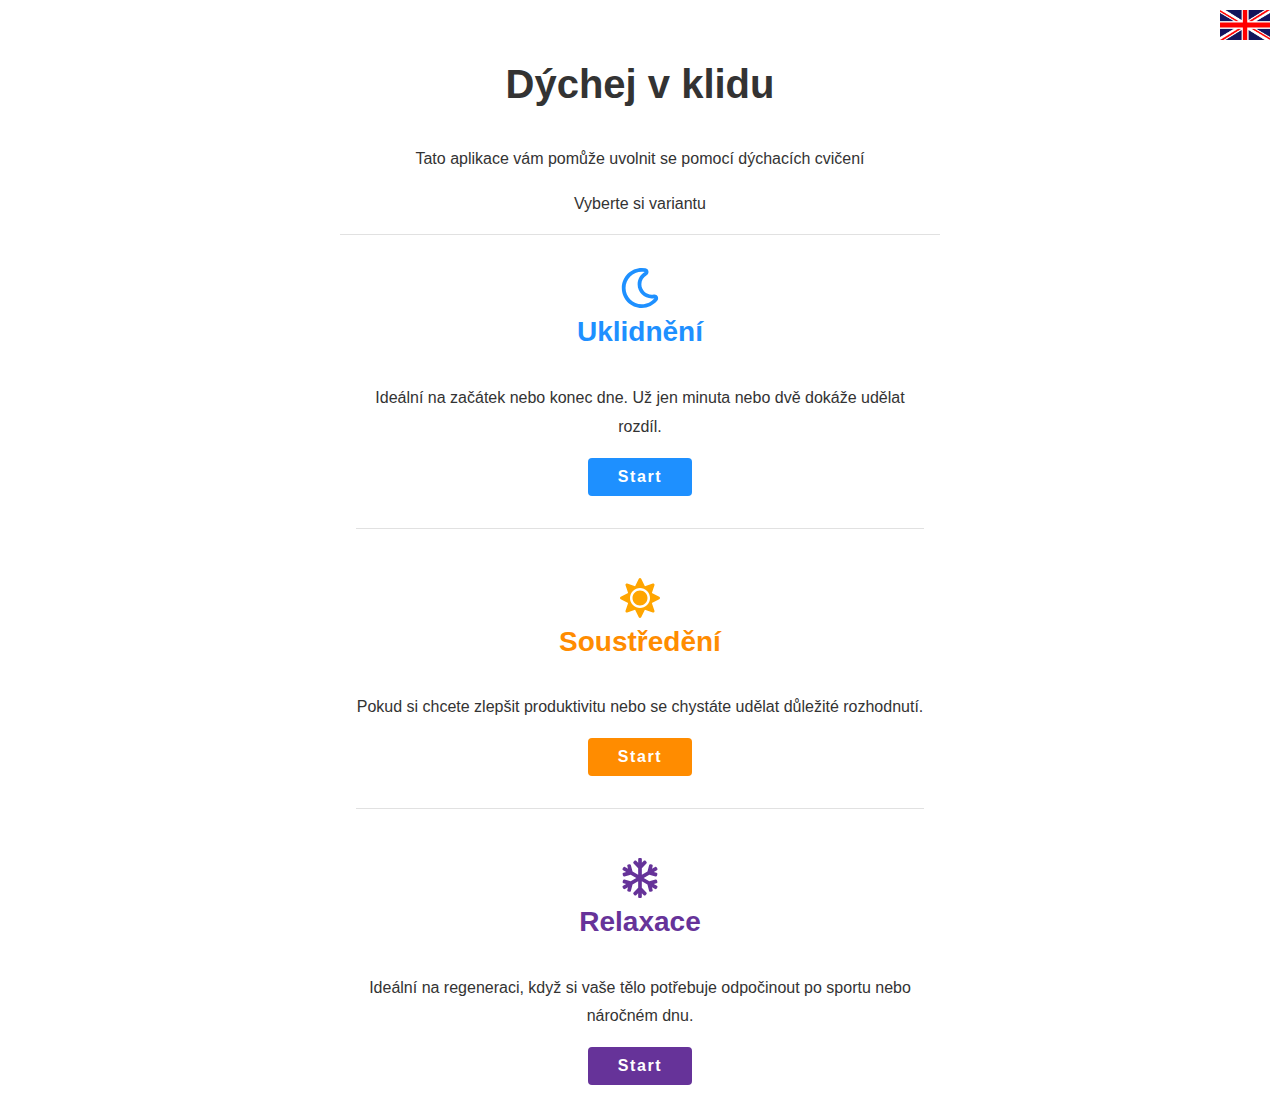
<file: index.html>
<!DOCTYPE html>
<html lang="en">

<head>
    <meta charset="UTF-8">
    <meta name="viewport" content="width=device-width, initial-scale=1.0">
    <title>Relaxační dýchání</title>
    <link rel="stylesheet" href="css/style.css">
    <link rel="shortcut icon" href="favicon.png" type="image/x-icon">
</head>

<body>
    <div class="container">
        <a href="index_en.html" id="translate">
            <img src="img/english.png" alt="english version" title="english version">
        </a>

        <div id="app" class="maw-600 text-center mx-auto">
            <header>
                <h1>Dýchej v klidu</h1>
                <p>Tato aplikace vám pomůže uvolnit se pomocí dýchacích cvičení</p>
                <p>Vyberte si variantu</p>
                <hr>
            </header>

            <main class="text-center">
                <section id="screen-calm">
                    <div class="icon">
                        <img src="img/moon-regular.svg" alt="Uklidnění">
                    </div>
                    <h3 class="blue">Uklidnění</h3>
                    <p>Ideální na začátek nebo konec dne. Už jen minuta nebo dvě dokáže udělat rozdíl.</p>
                    <button class="start bg-blue white" data-type="Uklidnění">Start</button>
                    <hr>
                </section>

                <section id="screen-focus">
                    <div class="icon">
                        <img src="img/sun-solid.svg" alt="Soustředění">
                    </div>
                    <h3 class="orange">Soustředění</h3>
                    <p>Pokud si chcete zlepšit produktivitu nebo se chystáte udělat důležité rozhodnutí.</p>
                    <button class="start bg-orange white" data-type="Soustředění">Start</button>
                    <hr>
                </section>

                <section id="screen-relax">
                    <div class="icon">
                        <img src="img/snowflake-regular.svg" alt="Relaxace">
                    </div>
                    <h3 class="purple">Relaxace</h3>
                    <p>Ideální na regeneraci, když si vaše tělo potřebuje odpočinout po sportu nebo náročném dnu.</p>
                    <button class="start bg-purple white" data-type="Relaxace">Start</button>
                </section>
            </main>
        </div>
    </div>

    <script src="js/script.js"></script>

</body>

</html>
</file>
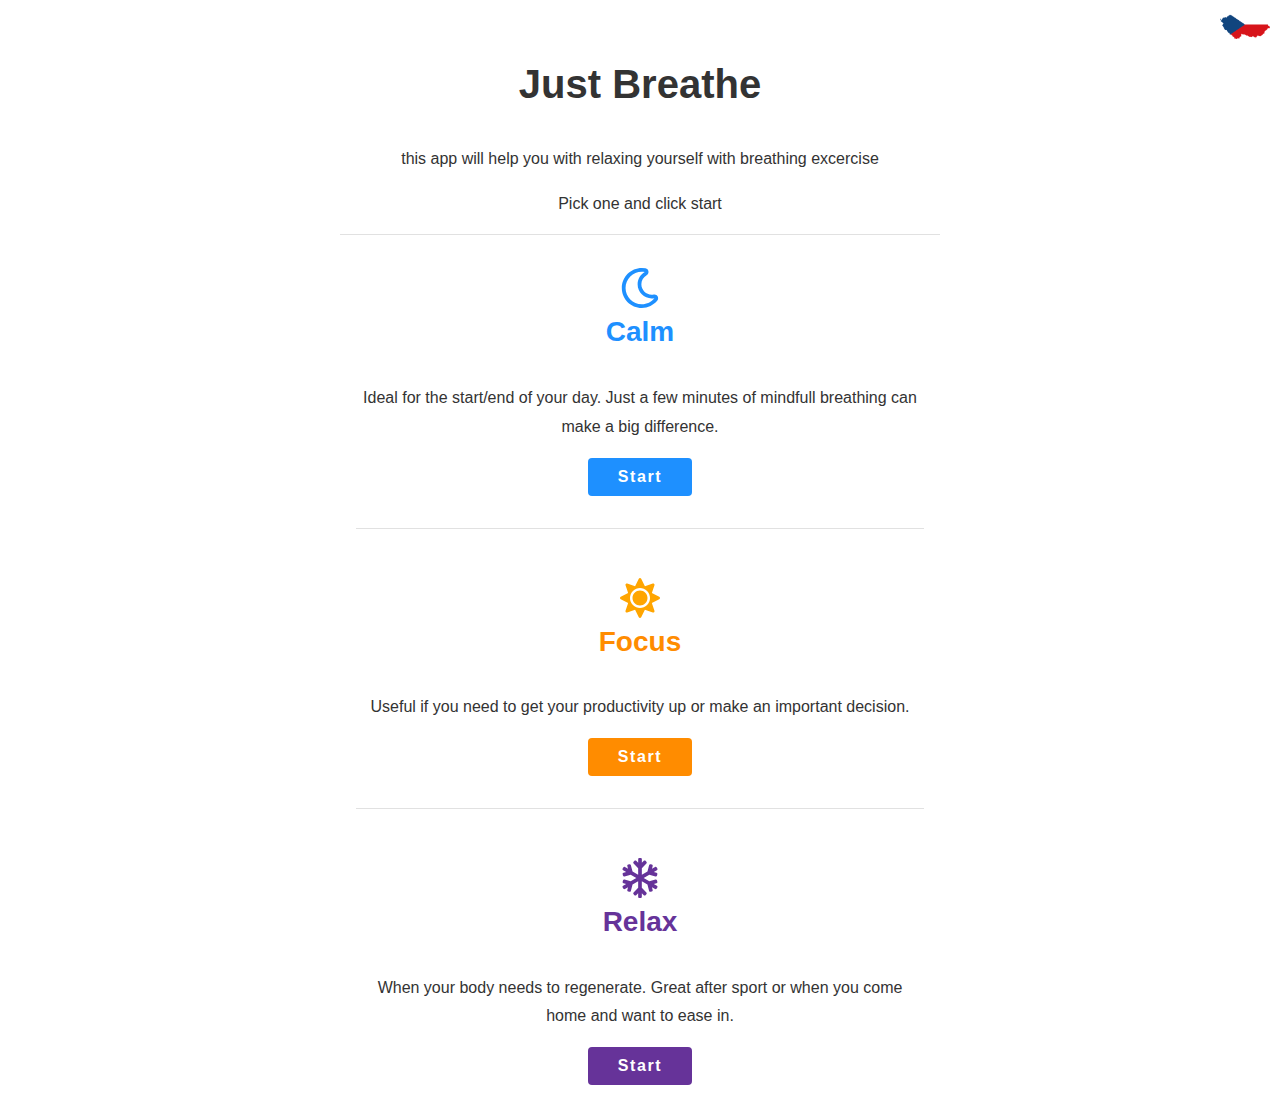
<file: index_en.html>
<!DOCTYPE html>
<html lang="en">

<head>
    <meta charset="UTF-8">
    <meta name="viewport" content="width=device-width, initial-scale=1.0">
    <title>Relax and Breathe</title>
    <link rel="stylesheet" href="css/style.css">
    <link rel="shortcut icon" href="favicon.png" type="image/x-icon">
</head>

<body>
    <div class="container">
        <a href="index.html" id="translate">
            <img src="img/czech-republic.png" alt="czech version" title="czech version">
        </a>

        <div id="app" class="maw-600 text-center mx-auto">
            <header>
                <h1>Just Breathe</h1>
                <p>this app will help you with relaxing yourself with breathing excercise</p>
                <p>Pick one and click start</p>
                <hr>
            </header>

            <main class="text-center">
                <section id="screen-calm" class="">
                    <div class="icon">
                        <img src="img/moon-regular.svg" alt="calm">
                    </div>
                    <h3 class="blue">Calm</h3>
                    <p>Ideal for the start/end of your day. Just a few minutes of mindfull breathing can make a big
                        difference.</p>
                    <button class="start bg-blue white" data-type="calm">Start</button>
                    <hr>
                </section>

                <section id="screen-focus" class="">
                    <div class="icon">
                        <img src="img/sun-solid.svg" alt="focus">
                    </div>
                    <h3 class="orange">Focus</h3>
                    <p>Useful if you need to get your productivity up or make an important decision.</p>
                    <button class="start bg-orange white" data-type="focus">Start</button>
                    <hr>
                </section>

                <section id="screen-relax" class="">
                    <div class="icon">
                        <img src="img/snowflake-regular.svg" alt="relax">
                    </div>
                    <h3 class="purple">Relax</h3>
                    <p>When your body needs to regenerate. Great after sport or when you come home and want to ease in.
                    </p>
                    <button class="start bg-purple white" data-type="relax">Start</button>
                </section>
            </main>
        </div>
    </div>

    <script src="js/script_en.js"></script>

</body>

</html>
</file>
<file: css/style.css>
/*! normalize.css v8.0.0 */
button,
hr,
input {
    overflow: visible
}

progress,
sub,
sup {
    vertical-align: baseline
}

[type=checkbox],
[type=radio],
legend {
    box-sizing: border-box;
    padding: 0
}

html {
    line-height: 1.15;
    -webkit-text-size-adjust: 100%
}

body {
    margin: 0
}

h1 {
    font-size: 2em;
    margin: .67em 0
}

hr {
    box-sizing: content-box;
    height: 0
}

code,
kbd,
pre,
samp {
    font-family: monospace, monospace;
    font-size: 1em
}

a {
    background-color: transparent
}

abbr[title] {
    border-bottom: none;
    text-decoration: underline;
    text-decoration: underline dotted
}

b,
strong {
    font-weight: bolder
}

small {
    font-size: 80%
}

sub,
sup {
    font-size: 75%;
    line-height: 0;
    position: relative
}

sub {
    bottom: -.25em
}

sup {
    top: -.5em
}

img {
    border-style: none
}

button,
input,
optgroup,
select,
textarea {
    font-family: inherit;
    font-size: 1rem;
    line-height: 1.15;
    margin: 0
}

button,
select {
    text-transform: none
}

[type=button],
[type=reset],
[type=submit],
button {
    -webkit-appearance: button
}

[type=button]::-moz-focus-inner,
[type=reset]::-moz-focus-inner,
[type=submit]::-moz-focus-inner,
button::-moz-focus-inner {
    border-style: none;
    padding: 0
}

[type=button]:-moz-focusring,
[type=reset]:-moz-focusring,
[type=submit]:-moz-focusring,
button:-moz-focusring {
    outline: ButtonText dotted 1px
}

fieldset {
    padding: .35em .75em .625em
}

legend {
    color: inherit;
    display: table;
    max-width: 100%;
    white-space: normal
}

textarea {
    overflow: auto
}

[type=number]::-webkit-inner-spin-button,
[type=number]::-webkit-outer-spin-button {
    height: auto
}

[type=search] {
    -webkit-appearance: textfield;
    outline-offset: -2px
}

[type=search]::-webkit-search-decoration {
    -webkit-appearance: none
}

::-webkit-file-upload-button {
    -webkit-appearance: button;
    font: inherit
}

details {
    display: block
}

summary {
    display: list-item
}

[hidden],
template {
    display: none
}

/*! HTML5 Boilerplate v7.2.0 */
::-moz-selection {
    background: #b3d4fc;
    text-shadow: none
}

::selection {
    background: #b3d4fc;
    text-shadow: none
}

hr {
    display: block;
    height: 1px;
    border: 0;
    border-top: 1px solid #ccc;
    margin: 1em 0;
    padding: 0
}

audio,
canvas,
iframe,
img,
svg,
video {
    vertical-align: middle
}

fieldset {
    border: 0;
    margin: 0;
    padding: 0
}

textarea {
    resize: vertical
}

.browserupgrade {
    margin: .2em 0;
    background: #ccc;
    color: #000;
    padding: .2em 0
}

.hidden {
    display: none !important
}

.sr-only {
    border: 0;
    clip: rect(0, 0, 0, 0);
    height: 1px;
    margin: -1px;
    overflow: hidden;
    padding: 0;
    position: absolute;
    white-space: nowrap;
    width: 1px
}

.sr-only.focusable:active,
.sr-only.focusable:focus {
    clip: auto;
    height: auto;
    margin: 0;
    overflow: visible;
    position: static;
    white-space: inherit;
    width: auto
}

.invisible {
    visibility: hidden
}

.clearfix:after,
.clearfix:before {
    content: " ";
    display: table
}

.clearfix:after {
    clear: both
}

@media print {

    *,
    :after,
    :before {
        background: 0 0 !important;
        color: #000 !important;
        -webkit-box-shadow: none !important;
        box-shadow: none !important;
        text-shadow: none !important
    }

    a,
    a:visited {
        text-decoration: underline
    }

    a[href]:after {
        content: " ("attr(href) ")"
    }

    abbr[title]:after {
        content: " ("attr(title) ")"
    }

    a[href^="#"]:after,
    a[href^="javascript:"]:after {
        content: ""
    }

    pre {
        white-space: pre-wrap !important
    }

    blockquote,
    pre {
        border: 1px solid #999;
        page-break-inside: avoid
    }

    thead {
        display: table-header-group
    }

    img,
    tr {
        page-break-inside: avoid
    }

    h2,
    h3,
    p {
        orphans: 3;
        widows: 3
    }

    h2,
    h3 {
        page-break-after: avoid
    }
}

/* Skeleton extract */
p {
    margin-top: 0
}

a {
    color: #1eaedb
}

a:hover {
    color: #0fa0ce
}

.button,
button,
input[type=button],
input[type=reset],
input[type=submit] {
    display: inline-block;
    padding: 0 30px;
    font-weight: 600;
    line-height: 38px;
    letter-spacing: .1rem;
    text-decoration: none;
    white-space: nowrap;
    background-color: transparent;
    border-radius: 4px;
    border: 0;
    cursor: pointer;
    box-sizing: border-box
}

input[type=email],
input[type=number],
input[type=password],
input[type=search],
input[type=tel],
input[type=text],
input[type=url],
select,
textarea {
    height: 38px;
    padding: 6px 10px;
    border: 1px solid #d1d1d1;
    border-radius: 4px;
    box-shadow: none;
    box-sizing: border-box
}

input[type=email],
input[type=number],
input[type=password],
input[type=search],
input[type=tel],
input[type=text],
input[type=url],
textarea {
    -webkit-appearance: none;
    -moz-appearance: none;
    appearance: none
}

textarea {
    min-height: 65px;
    padding-top: 6px;
    padding-bottom: 6px
}

input[type=email]:focus,
input[type=number]:focus,
input[type=password]:focus,
input[type=search]:focus,
input[type=tel]:focus,
input[type=text]:focus,
input[type=url]:focus,
select:focus,
textarea:focus {
    border: 1px solid #33c3f0;
    outline: 0
}

label,
legend {
    display: block;
    margin-bottom: .5rem;
    font-weight: 600
}

fieldset {
    padding: 0;
    border-width: 0
}

input[type=checkbox],
input[type=radio] {
    display: inline
}

label>.label-body {
    display: inline-block;
    margin-left: .5rem;
    font-weight: 400
}

ul {
    list-style: circle inside
}

ol {
    list-style: decimal inside
}

ol,
ul {
    padding-left: 0;
    margin-top: 0
}

ol ol,
ol ul,
ul ol,
ul ul {
    margin: 1.5rem 0 1.5rem 3rem;
    font-size: 90%
}

li {
    margin-bottom: 1rem
}

code {
    padding: .2rem .5rem;
    margin: 0 .2rem;
    font-size: 90%;
    white-space: nowrap;
    background: #f1f1f1;
    border: 1px solid #e1e1e1;
    border-radius: 4px
}

pre>code {
    display: block;
    padding: 1rem 1.5rem;
    white-space: pre
}

td,
th {
    padding: 12px 15px;
    text-align: left;
    border-bottom: 1px solid #e1e1e1
}

td:first-child,
th:first-child {
    padding-left: 0
}

td:last-child,
th:last-child {
    padding-right: 0
}

.button,
button {
    margin-bottom: 1rem
}

fieldset,
input,
select,
textarea {
    margin-bottom: 1.5rem
}

blockquote,
dl,
figure,
form,
ol,
p,
pre,
table,
ul {
    margin-bottom: 2.5rem
}

hr {
    border-width: 0;
    border-top: 1px solid #e1e1e1
}

/* CUSTOM STYLES */
* {
    -webkit-box-sizing: border-box;
    box-sizing: border-box;
}

html {
    scroll-behavior: smooth;
}

body {
    position: relative;
    margin: 0;
    padding: 0;
    line-height: 1.7;
    font-family: Verdana, Geneva, sans-serif;
    font-size: 16px;
    overflow-x: hidden;
    color: #333;
    background-color: #fff;
}

section {
    padding: 16px;
    width: 100%;
}

img {
    max-width: 100%;
    vertical-align: middle;
    border-style: none;
}

h1,
h2,
h3,
h4,
h5,
h6,
.h1,
.h2,
.h3,
.h4,
.h5,
.h6 {
    margin-top: 0;
}

h1,
.h1 {
    font-size: 2.5em;
    text-align: center;
    margin-top: 0;
}

h2,
.h2 {
    font-size: 2em;
}

h3,
.h3 {
    font-size: 1.75em;
}

h4,
.h4 {
    font-size: 1.5em;
}

h5,
.h5 {
    font-size: 1.25em;
}

h6,
.h6 {
    font-size: 1em;
}

p {
    margin-top: 0;
    font-size: 1em;
    margin-bottom: 1em;
    line-height: 1.8;
}

a {
    margin-bottom: 0.5em;
    text-decoration: none;
    color: dodgerblue;
}

a:hover {
    border-bottom: 1px solid dodgerblue;
    filter: brightness(110%);
}

/* forms */

form {
    text-align: center;
    margin-left: auto;
    margin-right: auto;
}

label,
input,
select,
textarea {
    display: block;
    margin-left: auto;
    margin-right: auto;
    text-align: center;
    width: 100%;
}

option {
    text-align: center;
}

label {
    font-weight: bold;
}

input,
select {
    margin-bottom: 1em;
    padding: 0.5em;
}

[type=submit],
[type=reset] {
    color: #fff;
    font-weight: bold;
    border: none;
    cursor: pointer;
    display: inline;
}

.button.empty {
    border: 0;
    outline: none;
}

button:hover,
.button:hover,
[type=submit]:hover,
[type=reset]:hover {
    filter: brightness(120%);
}

/* GRID */

.container {
    margin-left: auto;
    margin-right: auto;
    width: 96%;
    max-width: 960px;
}

.grid {
    display: grid;
    row-gap: 10px;
    column-gap: 10px;
}

.cell {
    margin: 1em auto;
    padding: 1em;
    max-width: 450px;
}

/* border colors */

.bordered {
    border: 1px solid;
}

.border-red {
    border-color: red;
}

.border-green {
    border-color: mediumseagreen;
}

.border-blue {
    border-color: dodgerblue;
}

.border-orange {
    border-color: darkorange;
}

/* colors */

.red {
    color: red;
}

.orange {
    color: darkorange;
}

.gold {
    color: gold;
}

.green {
    color: mediumseagreen;
}

.blue {
    color: dodgerblue;
}

.purple {
    color: rebeccapurple;
}

.white {
    color: #fff;
}

.light-gray {
    color: #eee;
}

.gray {
    color: gray;
}

.dark {
    color: #333;
}

/* hover colors */

.hover-dark:hover {
    color: #333;
}

.hover-white:hover {
    color: #fff;
}

/* background colors */

.bg-red {
    background-color: red;
}

.bg-orange {
    background-color: darkorange;
}

.bg-peach {
    background-color: peachpuff;
}

.bg-green {
    background-color: mediumseagreen;
}

.bg-blue {
    background-color: dodgerblue;
}

.bg-lavender {
    background-color: lavender;
}

.bg-white {
    background-color: #fff;
}

.bg-light-gray {
    background-color: #eee;
}

.bg-gray {
    background-color: gray;
}

.bg-dark {
    background-color: #333;
}

.bg-gold {
    background-color: gold;
}

.bg-olive {
    background-color: olivedrab;
}

.bg-purple {
    background-color: rebeccapurple;
}

.bg-sky {
    background-color: skyblue;
}

.bg-steel {
    background-color: steelblue;
}

/* Utilities
–––––––––––––––––––––––––––––––––––––––––––––––––– */

/* width */

.w-full {
    width: 100%;
}

.maw-full {
    max-width: 100%;
}

.maw-600 {
    max-width: 600px;
}

.maw-500 {
    max-width: 500px;
}

.maw-400 {
    max-width: 400px;
}

.maw-300 {
    max-width: 300px;
}

/* float */

.float-right {
    float: right;
}

.float-left {
    float: left;
}

/* positioning */

.center,
.mx-auto {
    margin-left: auto;
    margin-right: auto;
}

.text-center {
    text-align: center;
}

.text-right {
    text-align: right;
}

.text-left {
    text-align: left;
}

.underline {
    text-decoration: underline;
}

.border-bottom {
    border-bottom: 1px solid;
}

.top,
.bottom {
    position: fixed;
    width: 100%;
    z-index: 1
}

.top {
    top: 0
}

.bottom {
    bottom: 0
}

.justify {
    text-align: justify !important
}

/* padding */
.p-0 {
    padding: 0;
}

.p-10 {
    padding: 10px;
}

.p-15 {
    padding: 15px;
}

.p-20 {
    padding: 20px;
}

.p-30 {
    padding: 30px;
}

.px-10 {
    padding: 0 10px;
}

.px-15 {
    padding: 0 15px;
}

.px-20 {
    padding: 0 20px;
}

.px-30 {
    padding: 0 30px;
}

.py-10 {
    padding: 10px 0;
}

.py-15 {
    padding: 15px 0;
}

.py-20 {
    padding: 20px 0;
}

.py-30 {
    padding: 30px 0;
}

/* margin */
.m-0 {
    margin: 0;
}

.m-10 {
    margin: 10px;
}

.m-15 {
    margin: 15px;
}

.m-20 {
    margin: 20px;
}

.m-30 {
    margin: 30px;
}

.mx-10 {
    margin: 0 10px;
}

.mx-15 {
    margin: 0 15px;
}

.mx-20 {
    margin: 0 20px;
}

.mx-30 {
    margin: 0 30px;
}

.my-10 {
    margin: 10px 0;
}

.my-15 {
    margin: 15px 0;
}

.my-20 {
    margin: 20px 0;
}

.my-30 {
    margin: 30px 0;
}

.mt-0 {
    margin-top: 0;
}

.mt-10 {
    margin-top: 10px;
}

.mt-20 {
    margin-top: 20px;
}

.mt-30 {
    margin-top: 30px;
}

.mb-0 {
    margin-bottom: 0;
}

.mb-10 {
    margin-bottom: 10px;
}

.mb-20 {
    margin-bottom: 20px;
}

.mb-30 {
    margin-bottom: 30px;
}

/* border radius */

.border-radius-small {
    border-radius: 5px;
}

.border-radius-medium {
    border-radius: 10px;
}

.border-radius-large {
    border-radius: 20px;
}

.border-radius-round {
    border-radius: 50%;
}

/* display */

.d-block {
    display: block;
    width: 100%
}

.d-inline-block {
    display: inline-block !important;
    width: auto;
}

.d-inline {
    display: inline !important;
}

.d-none {
    display: none;
}

.hide {
    display: none;
}

.hidden {
    display: none;
    visibility: hidden;
}

/* font */

.bold {
    font-weight: bold;
}

/* other */

.image {
    max-width: 100%;
    height: auto
}

.centered {
    display: inline-block;
    width: auto
}

.responsive {
    display: block;
    overflow-x: auto
}

.hover-pointer:hover {
    cursor: pointer;
}

.saturate-50 {
    filter: saturate(50%);
}

.brightness-110 {
    filter: brightness(110%);
}

/* MEDIA QUERIES */
@media screen and (min-width: 480px) {

    .m-third {
        width: 33.3333%;
    }

    .m-half {
        width: 50%;
    }

}

@media screen and (min-width: 768px) {

    .l-quarter {
        width: 25%;
    }

    .l-third {
        width: 33.3333%;
    }

    .l-half {
        width: 50%;
    }

}

/* custom style */

body {
    position: relative;
}

.icon img {
    width: 40px;
    height: 40px;
}

#app {
    position: relative;
    top: 50px;
}

#inner-display {
    position: absolute;
    top: 50%;
    left: 50%;
    transform: translate(-50%, -50%);
    z-index: 1000;
}

#visual {
    position: relative;
}

#circle {
    position: relative;
    width: 260px;
    height: 260px;
    margin: 40px auto;
    border-radius: 50%;
    padding: 15px;
    background: linear-gradient(to right, dodgerblue, orange);
}

#circle.grow {
    animation: grow 4s linear forwards;
}

#circle.shrink {
    animation: shrink 4s linear forwards;
}

#core {
    width: 230px;
    height: 230px;
    background: #fff;
    margin: auto;
    border-radius: 50%;
}

#translate {
    position: absolute;
    right: 10px;
    top: 10px;
}

#translate:hover {
    border: 0;
}

#translate img {
    width: 50px;
    height: auto;
}

@keyframes grow {
    from {
        transform: scale(1);
    }

    to {
        transform: scale(1.2);
    }
}

@keyframes shrink {
    from {
        transform: scale(1.2);
    }

    to {
        transform: scale(1);
    }
}
</file>
